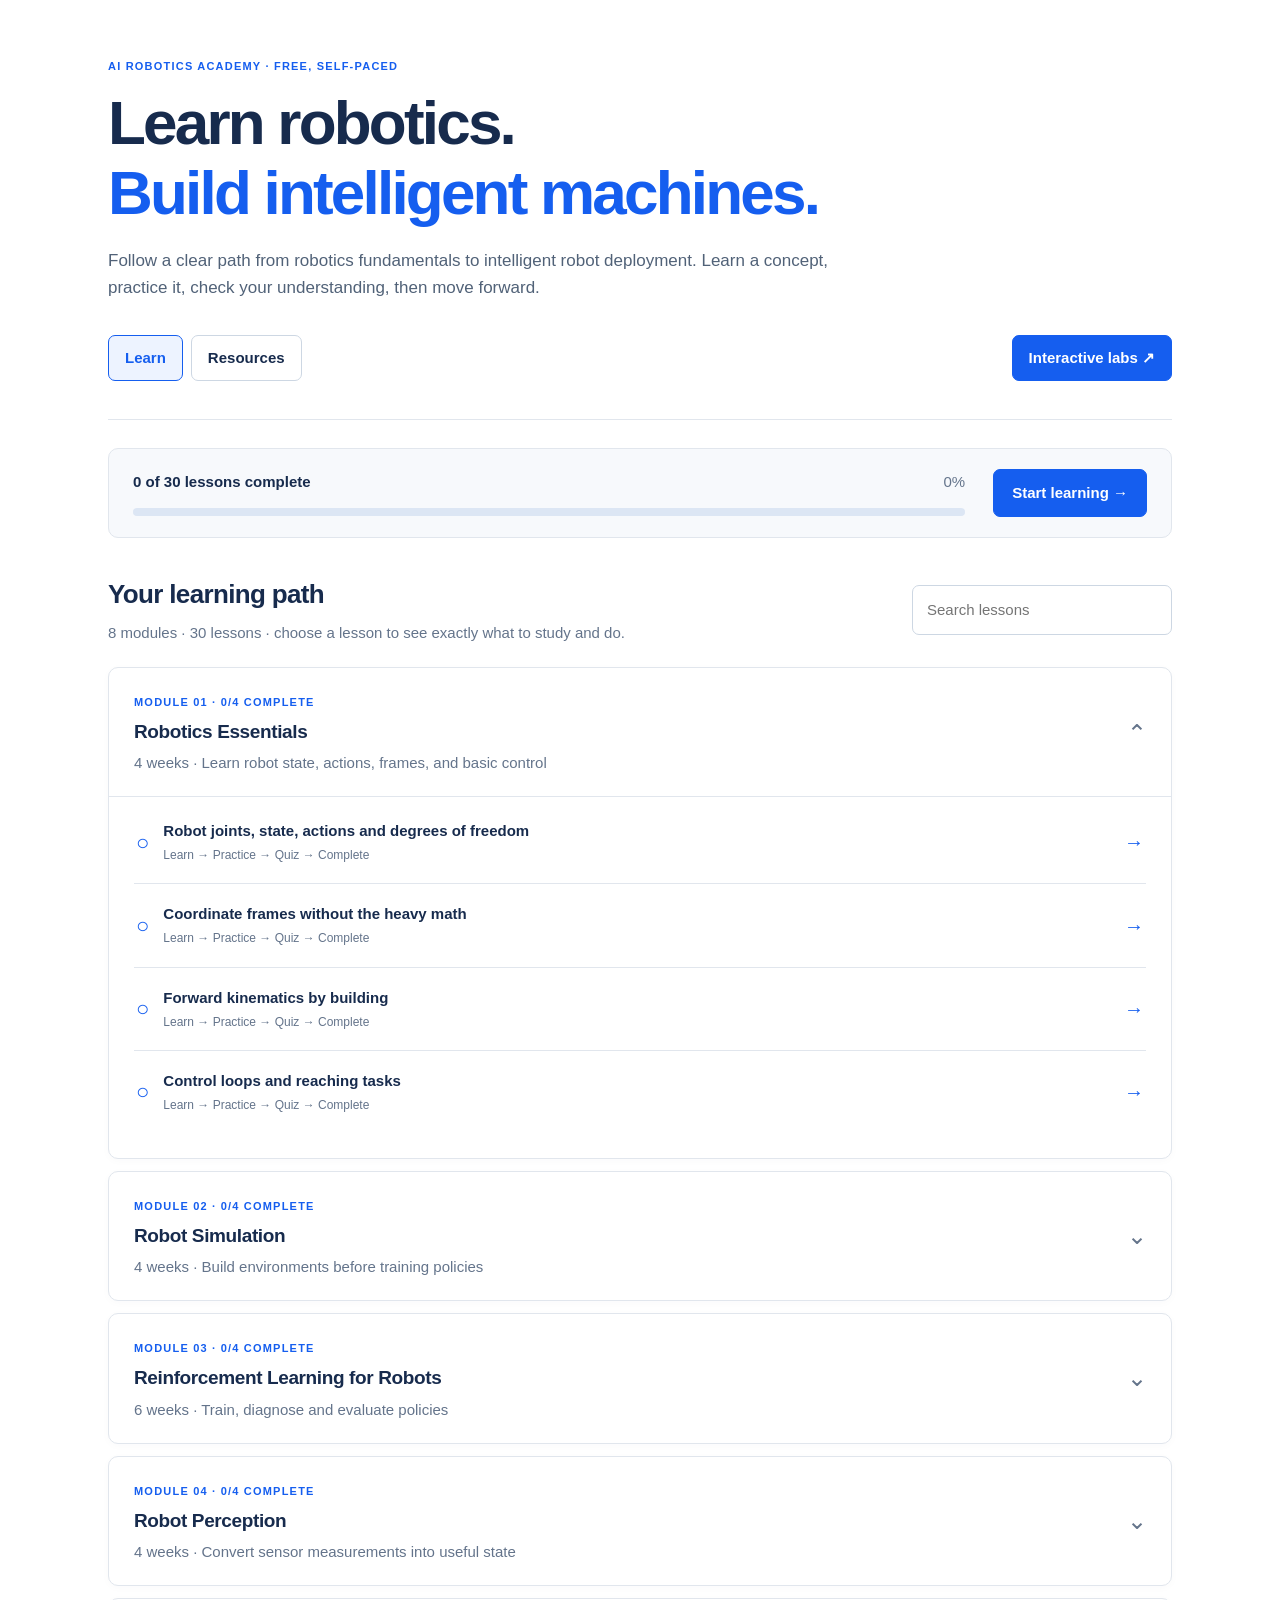
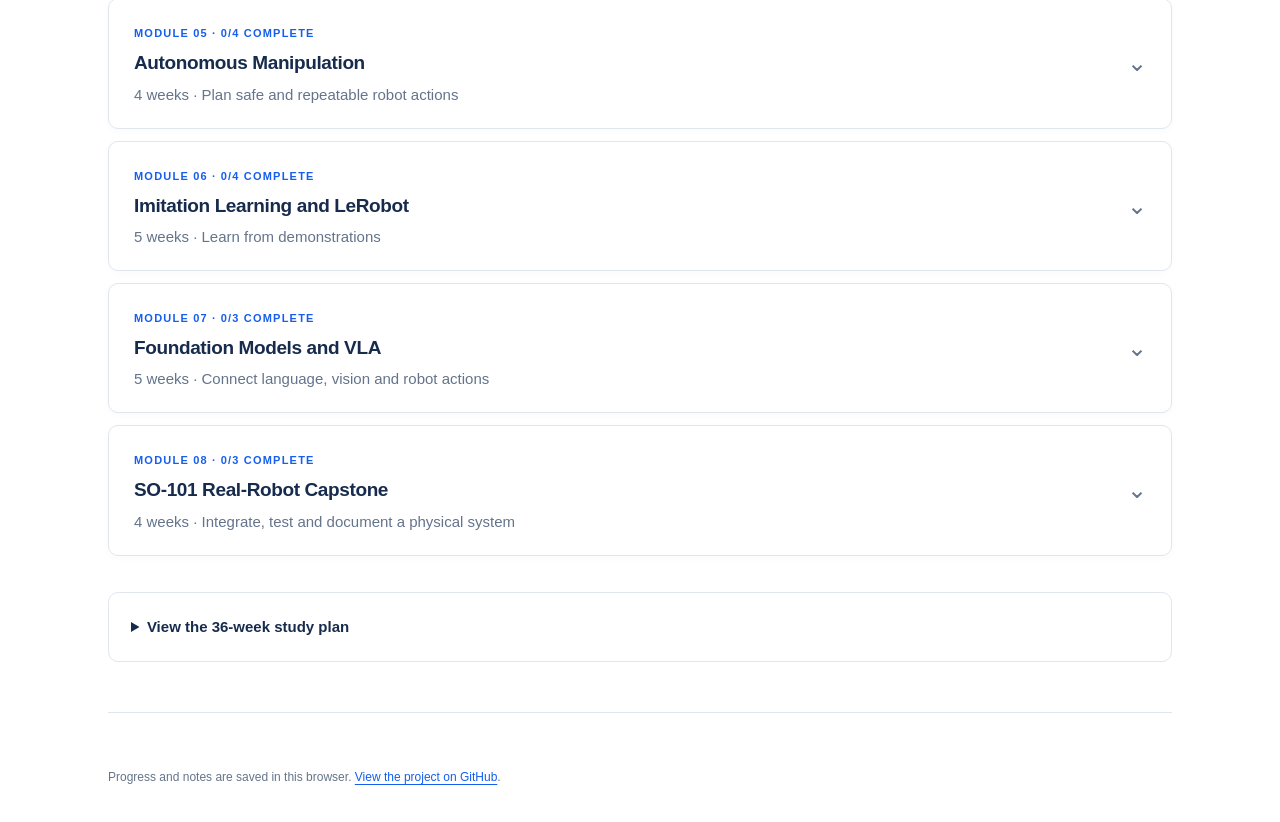
<file: index.html>
<!doctype html><html lang="en"><head><meta charset="utf-8"><meta name="viewport" content="width=device-width,initial-scale=1"><meta name="description" content="A guided, free robotics course with lessons, labs, and a 36-week study plan."><title>AI Robotics Academy | Learn robotics by building</title><link rel="stylesheet" href="style.css"></head><body><main><header id="site-hero"><div class="eyebrow">AI ROBOTICS ACADEMY · FREE, SELF-PACED</div><h1>Learn robotics.<br><span>Build intelligent machines.</span></h1><p>Follow a clear path from robotics fundamentals to intelligent robot deployment. Learn a concept, practice it, check your understanding, then move forward.</p><nav aria-label="Course navigation"><button data-tab="lessons" class="active">Learn</button><button data-tab="resources">Resources</button><a class="labentry" href="labs/">Interactive labs ↗</a></nav></header><section id="course-progress" class="learning-progress" aria-label="Learning progress"><div><strong id="progress-label">0 of 30 lessons complete</strong><span id="progress-percent">0%</span></div><div class="progress-track"><div id="progress-fill"></div></div><button id="continue-learning" class="primary-button">Start learning →</button></section><section id="lessons" class="panel"><div id="catalog-view"><div class="sectionhead"><div><h2>Your learning path</h2><p>8 modules · 30 lessons · choose a lesson to see exactly what to study and do.</p></div><input id="search" type="search" placeholder="Search lessons" aria-label="Search lessons"></div><div id="modules"></div><details class="schedule-details"><summary>View the 36-week study plan</summary><p>Each week includes five suggested study sessions. Select a week to see its activities and jump to the relevant lesson.</p><div id="weeks"></div></details></div><article id="lesson-view" class="hidden" aria-live="polite"></article></section><section id="resources" class="panel hidden"><h2>Learning resources</h2><p>Curated free textbooks, lectures, and documentation used in the lessons.</p><div id="library"></div></section><footer>Progress and notes are saved in this browser. <a href="https://github.com/plasmon360/ai-robotics-academy">View the project on GitHub</a>.</footer></main><script src="course.js"></script><script src="lessons.js"></script><script src="app.js"></script></body></html>
</file>
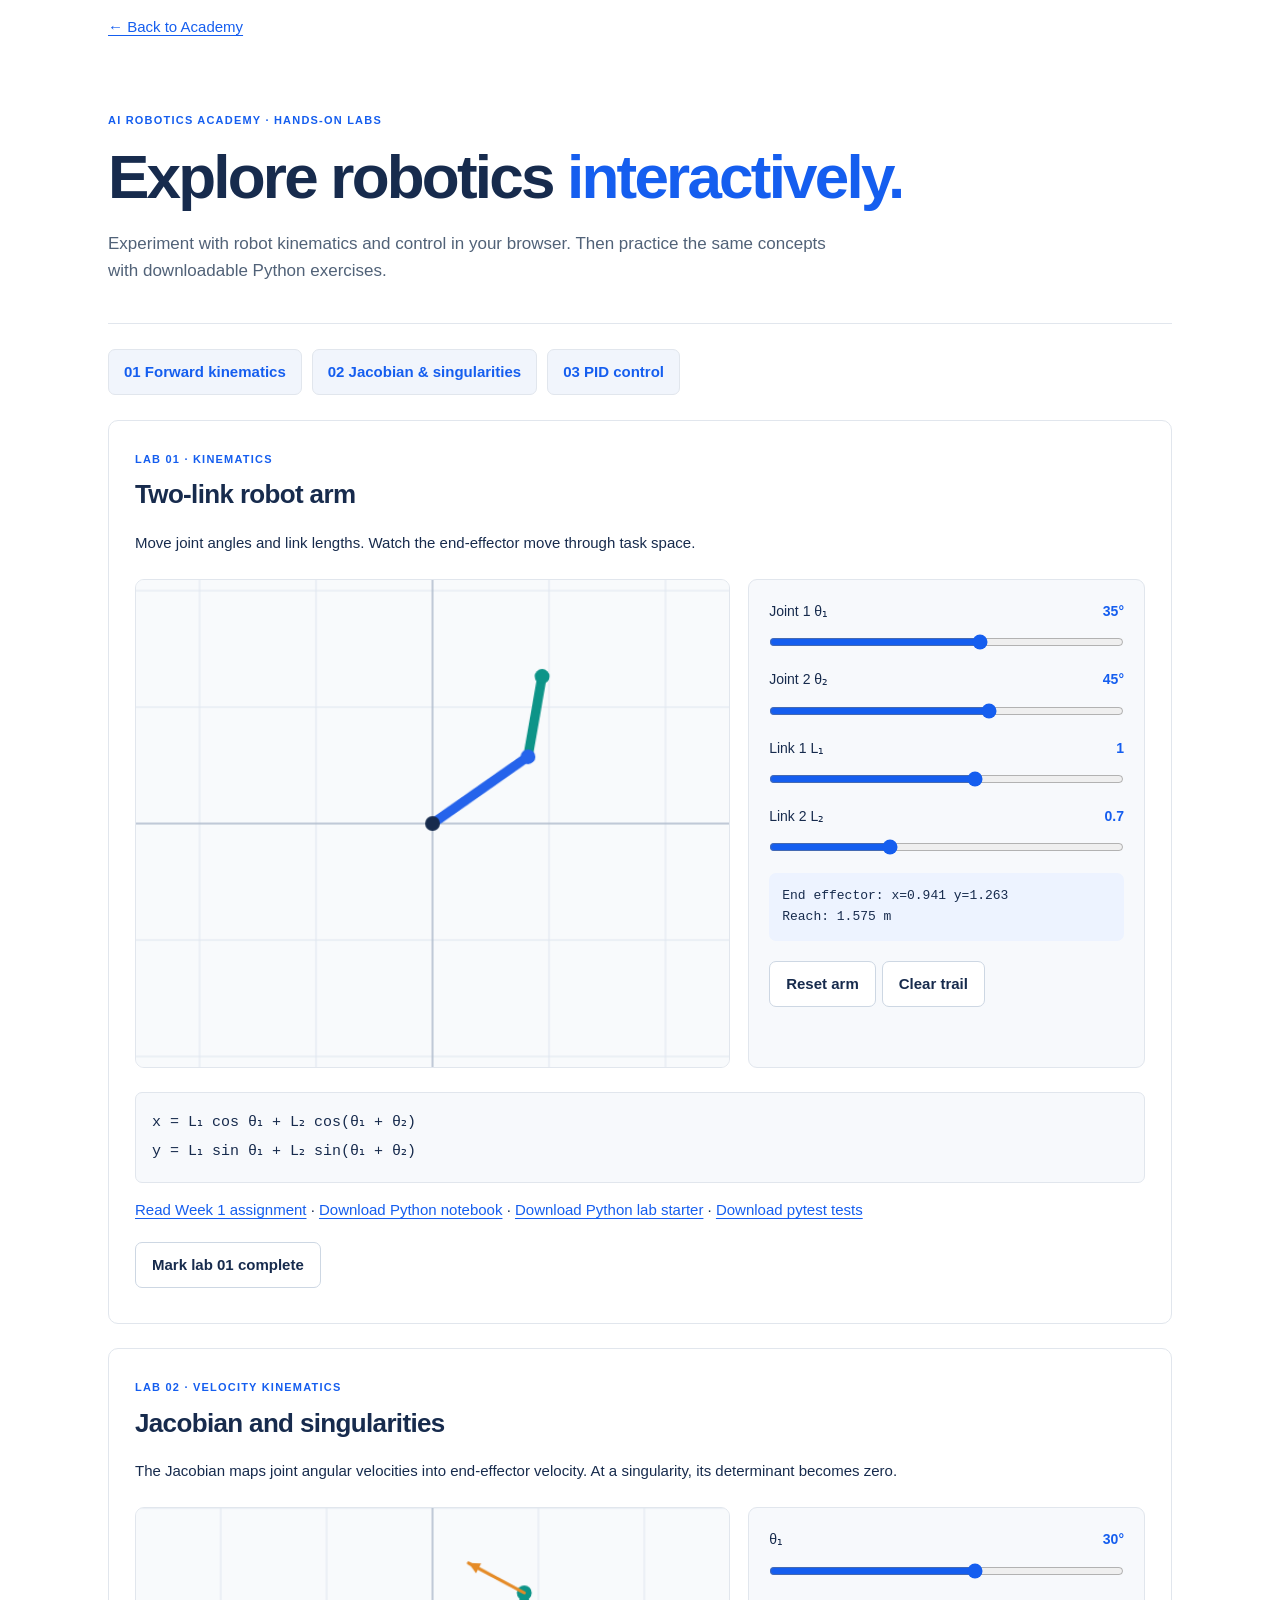
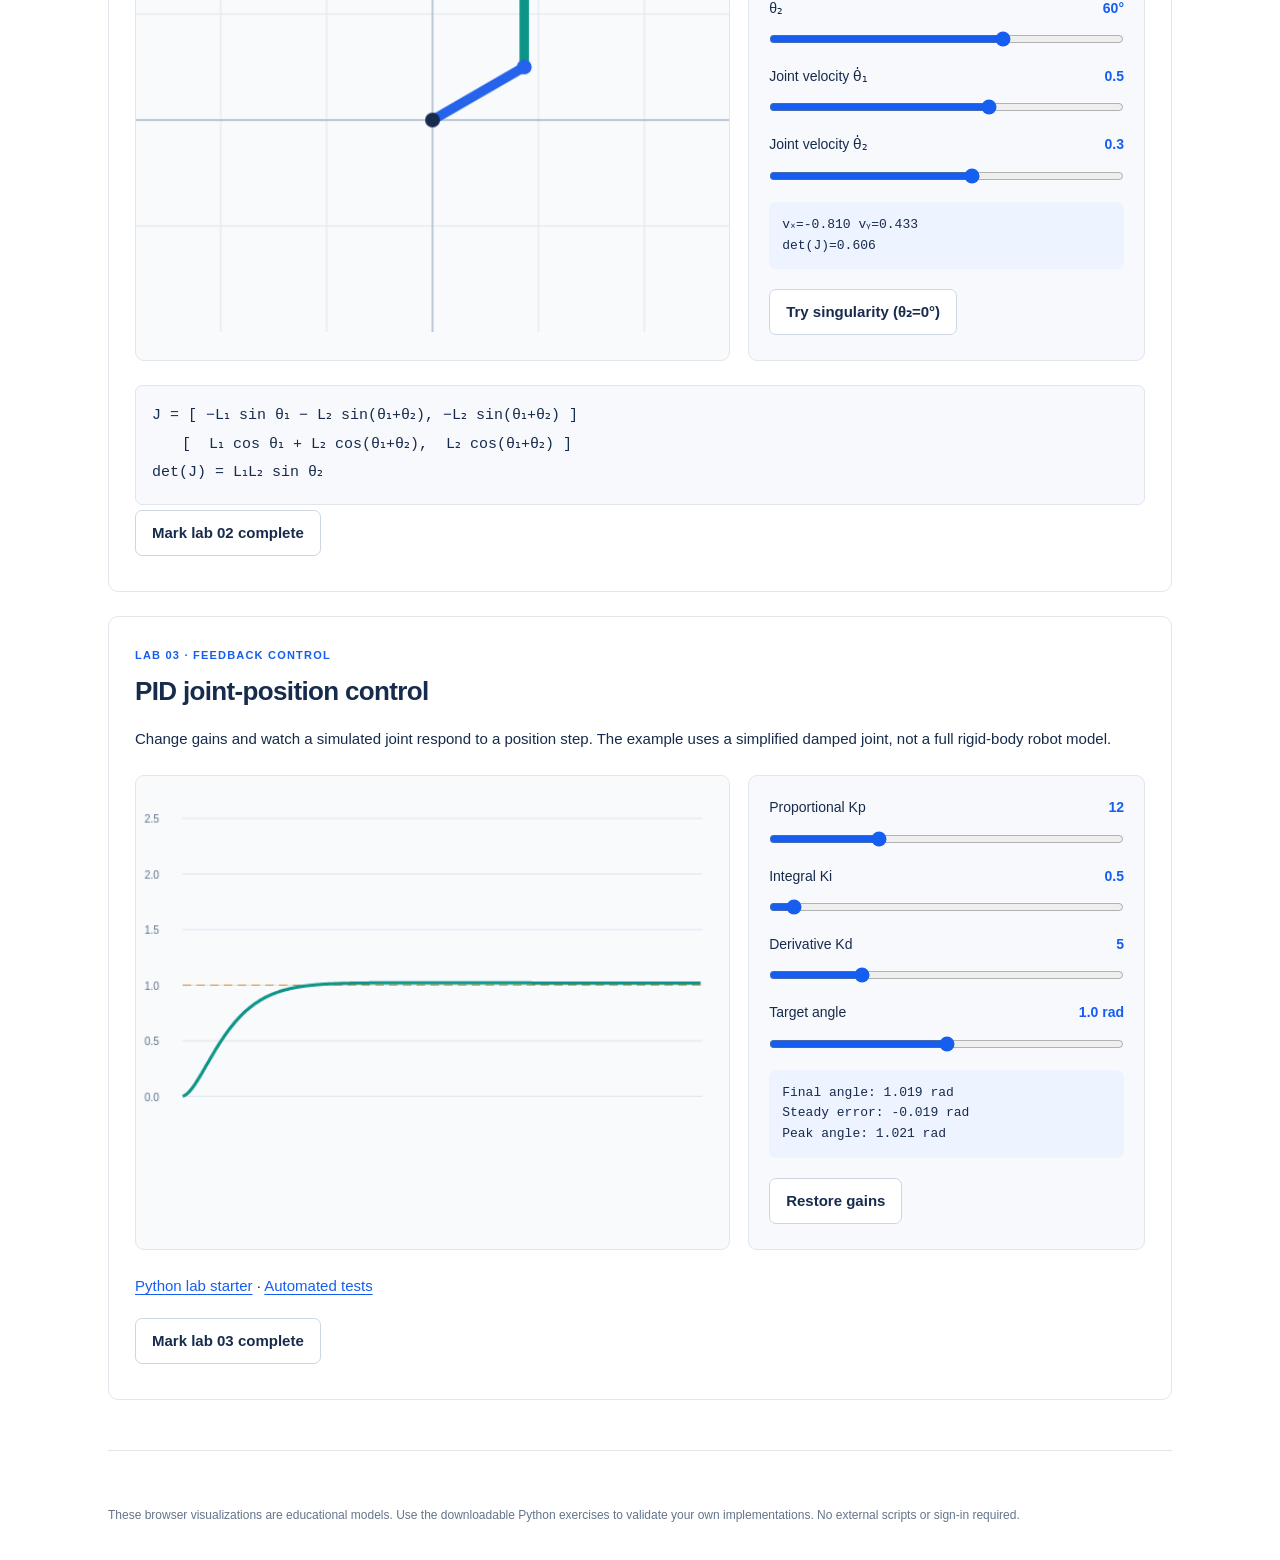
<file: labs/index.html>
<!doctype html><html lang="en"><head><meta charset="utf-8"><meta name="viewport" content="width=device-width,initial-scale=1"><title>Robotics Labs | AI Robotics Academy</title><link rel="stylesheet" href="../style.css"><link rel="stylesheet" href="labs.css"></head><body><main><p><a href="../">← Back to Academy</a></p><header><div class="eyebrow">AI ROBOTICS ACADEMY · HANDS-ON LABS</div><h1>Explore robotics <span>interactively.</span></h1><p>Experiment with robot kinematics and control in your browser. Then practice the same concepts with downloadable Python exercises.</p></header><nav class="labnav"><a href="#fk">01 Forward kinematics</a><a href="#jacobian">02 Jacobian & singularities</a><a href="#pid">03 PID control</a></nav><section class="labsection" id="fk"><div class="eyebrow">LAB 01 · KINEMATICS</div><h2>Two-link robot arm</h2><p>Move joint angles and link lengths. Watch the end-effector move through task space.</p><div class="labgrid"><div class="plot"><canvas id="arm" width="560" height="460" role="img" aria-label="Two-link robot arm visualization"></canvas></div><div class="controls"><label>Joint 1 θ₁ <output id="t1v">35°</output><input id="t1" type="range" min="-180" max="180" value="35"></label><label>Joint 2 θ₂ <output id="t2v">45°</output><input id="t2" type="range" min="-180" max="180" value="45"></label><label>Link 1 L₁ <output id="l1v">1.0</output><input id="l1" type="range" min="0.3" max="1.5" value="1" step="0.1"></label><label>Link 2 L₂ <output id="l2v">0.7</output><input id="l2" type="range" min="0.3" max="1.5" value="0.7" step="0.1"></label><div class="readout" id="fk-readout" aria-live="polite"></div><button id="reset-arm">Reset arm</button><button id="trace-arm">Clear trail</button></div></div><div class="formula">x = L₁ cos θ₁ + L₂ cos(θ₁ + θ₂)<br>y = L₁ sin θ₁ + L₂ sin(θ₁ + θ₂)</div><p><a href="../assignments/week01.md">Read Week 1 assignment</a> · <a href="../notebooks/01_forward_kinematics.ipynb" download>Download Python notebook</a> · <a href="../python_labs/robotics_labs.py" download>Download Python lab starter</a> · <a href="../python_labs/test_robotics_labs.py" download>Download pytest tests</a></p><button data-complete="fk">Mark lab 01 complete</button><span id="fk-status"></span></section><section class="labsection" id="jacobian"><div class="eyebrow">LAB 02 · VELOCITY KINEMATICS</div><h2>Jacobian and singularities</h2><p>The Jacobian maps joint angular velocities into end-effector velocity. At a singularity, its determinant becomes zero.</p><div class="labgrid"><div class="plot"><canvas id="jac" width="560" height="400" role="img" aria-label="Arm configuration and end-effector velocity arrow"></canvas></div><div class="controls"><label>θ₁ <output id="j1v">30°</output><input id="j1" type="range" min="-180" max="180" value="30"></label><label>θ₂ <output id="j2v">60°</output><input id="j2" type="range" min="-180" max="180" value="60"></label><label>Joint velocity θ̇₁ <output id="v1v">0.5</output><input id="v1" type="range" min="-2" max="2" step="0.1" value="0.5"></label><label>Joint velocity θ̇₂ <output id="v2v">0.3</output><input id="v2" type="range" min="-2" max="2" step="0.1" value="0.3"></label><div class="readout" id="jac-readout" aria-live="polite"></div><button id="singularity">Try singularity (θ₂=0°)</button></div></div><div class="formula">J = [ −L₁ sin θ₁ − L₂ sin(θ₁+θ₂), −L₂ sin(θ₁+θ₂) ]<br>  [  L₁ cos θ₁ + L₂ cos(θ₁+θ₂),  L₂ cos(θ₁+θ₂) ]<br>det(J) = L₁L₂ sin θ₂</div><button data-complete="jacobian">Mark lab 02 complete</button><span id="jacobian-status"></span></section><section class="labsection" id="pid"><div class="eyebrow">LAB 03 · FEEDBACK CONTROL</div><h2>PID joint-position control</h2><p>Change gains and watch a simulated joint respond to a position step. The example uses a simplified damped joint, not a full rigid-body robot model.</p><div class="labgrid"><div class="plot"><canvas id="pid-chart" width="560" height="390" role="img" aria-label="PID step response graph"></canvas></div><div class="controls"><label>Proportional Kp <output id="kpv">12</output><input id="kp" type="range" min="0" max="40" step="1" value="12"></label><label>Integral Ki <output id="kiv">0.5</output><input id="ki" type="range" min="0" max="10" step="0.5" value="0.5"></label><label>Derivative Kd <output id="kdv">5</output><input id="kd" type="range" min="0" max="20" step="0.5" value="5"></label><label>Target angle <output id="targetv">1.0 rad</output><input id="target" type="range" min="0.2" max="1.8" step="0.1" value="1"></label><div class="readout" id="pid-readout" aria-live="polite"></div><button id="pid-defaults">Restore gains</button></div></div><p><a href="../python_labs/robotics_labs.py" download>Python lab starter</a> · <a href="../python_labs/test_robotics_labs.py" download>Automated tests</a></p><button data-complete="pid">Mark lab 03 complete</button><span id="pid-status"></span></section><footer>These browser visualizations are educational models. Use the downloadable Python exercises to validate your own implementations. No external scripts or sign-in required.</footer></main><script src="labs.js"></script></body></html>
</file>
<file: style.css>
:root{font-family:Inter,ui-sans-serif,-apple-system,BlinkMacSystemFont,"Segoe UI",sans-serif;color-scheme:light;--bg:#fff;--panel:#fff;--border:#e1e6ed;--muted:#64748b;--mint:#155eef;--ink:#172b4d;--soft:#f7f9fc}*{box-sizing:border-box}html{scroll-behavior:smooth}body{margin:0;background:var(--bg);color:var(--ink);line-height:1.6;font-size:15px}main{max-width:1120px;margin:auto;padding:0 28px}a{color:var(--mint);text-underline-offset:3px}a:hover{text-decoration-thickness:2px}header{padding:58px 0 38px;border-bottom:1px solid var(--border)}h1{font-size:clamp(38px,5.3vw,62px);line-height:1.14;letter-spacing:-.045em;margin:12px 0 18px;font-weight:750;max-width:820px}h1 span{color:var(--mint)}header p{max-width:750px;color:#516278;font-size:17px;margin:0}.eyebrow{font-size:11px;font-weight:800;letter-spacing:.11em;color:var(--mint);text-transform:uppercase}nav{display:flex;align-items:center;gap:8px;flex-wrap:wrap;margin-top:34px}button,nav button{font:inherit;background:#fff;border:1px solid #cdd7e3;border-radius:7px;color:var(--ink);padding:10px 16px;cursor:pointer;font-weight:600}button:hover,nav button.active{background:#edf3ff;border-color:#155eef;color:#155eef}button:focus-visible,a:focus-visible,summary:focus-visible,input:focus-visible,textarea:focus-visible{outline:3px solid #93bbff;outline-offset:2px}.labentry{display:inline-flex;align-items:center;background:#155eef;color:#fff;text-decoration:none;border:1px solid #155eef;border-radius:7px;padding:10px 16px;font-weight:650;margin-left:auto}.labentry:hover{background:#104bc2;color:#fff}.dashboard{display:grid;grid-template-columns:repeat(4,1fr);gap:0;margin:30px 0;padding:22px 0;border-top:1px solid var(--border);border-bottom:1px solid var(--border)}.dashboard>div{padding:0 25px;border-right:1px solid var(--border)}.dashboard>div:first-child{padding-left:0}.dashboard>div:last-child{border:0}.dashboard strong{font-size:24px;font-weight:750;display:block;line-height:1.25}.dashboard small,.muted,.sectionhead p{color:var(--muted)}.dashboard small{font-size:12px}.panel{margin-top:34px}.hidden{display:none}.sectionhead{display:flex;align-items:center;justify-content:space-between;gap:16px;margin-bottom:22px}.sectionhead p{margin:5px 0 0}h2{font-size:26px;letter-spacing:-.025em;margin:0}input[type=search]{background:#fff;border:1px solid #cdd7e3;border-radius:7px;color:var(--ink);padding:12px 14px;min-width:260px;font:inherit}.module{background:#fff;border:1px solid var(--border);border-radius:10px;margin:12px 0;overflow:hidden;box-shadow:0 2px 8px rgba(20,40,80,.025)}.module>summary{padding:21px 25px;cursor:pointer;list-style:none;position:relative;padding-right:50px}.module>summary::-webkit-details-marker{display:none}.module>summary:after{content:'⌄';position:absolute;right:24px;top:35%;color:#64748b;font-size:24px}.module[open]>summary:after{transform:rotate(180deg)}.module h3{margin:4px 0;font-size:19px;letter-spacing:-.02em}.modulebody{padding:4px 25px 25px;border-top:1px solid var(--border)}.lesson{border-bottom:1px solid var(--border)}.lesson:last-child{border-bottom:0}.lesson>summary{padding:16px 4px;cursor:pointer;font-weight:620}.lesson summary small{display:block;color:var(--muted);font-weight:400;margin-left:27px;font-size:12px}.checkmark{color:var(--mint);display:inline-block;width:22px}.lessonbody{padding:4px 10px 25px 27px}.lessonbody h4{margin:21px 0 7px;font-size:14px}.lessonbody p{margin:7px 0;color:#4c5d70}.lessonbody ol{padding-left:21px}.lessonbody li{margin:5px 0}.lab,.quiz{padding:18px;background:#f7faff;border:1px solid #dce7fa;border-radius:8px;margin:16px 0}.quiz{background:#fafbfc;border-color:var(--border)}.option{display:block;margin:9px 0}.result{margin-left:12px;color:#176c46}.noteslabel{display:block;margin-top:20px}.noteslabel textarea{display:block;width:100%;min-height:95px;margin-top:7px;background:#fff;color:var(--ink);border:1px solid #cdd7e3;border-radius:7px;padding:12px;font:inherit}.complete{display:block;margin-top:15px;font-weight:700}.weekday{padding:14px 0;border-bottom:1px solid var(--border)}.weekday p{color:var(--muted);margin:5px 0 5px 25px}.weekday div{margin-left:25px}.resource{padding:13px 0;border-bottom:1px solid var(--border)}input[type=checkbox],input[type=radio],input[type=range]{accent-color:var(--mint)}footer{padding:55px 0 35px;margin-top:50px;border-top:1px solid var(--border);color:var(--muted);font-size:12px}@media(max-width:700px){main{padding:0 18px}header{padding:38px 0 25px}.dashboard{grid-template-columns:repeat(2,1fr);row-gap:20px}.dashboard>div{padding:0 12px}.dashboard>div:nth-child(2){border:0}.dashboard>div:nth-child(3){padding-left:0}.sectionhead{display:block}input[type=search]{width:100%;margin-top:12px}.module>summary{padding:17px}.modulebody{padding:8px 15px 20px}.labentry{margin-left:0}}
/* Guided learning experience */
.learning-progress{position:relative;margin:28px 0 36px;padding:20px 24px;background:#f7f9fc;border:1px solid var(--border);border-radius:10px;display:grid;grid-template-columns:1fr auto;gap:12px 28px;align-items:center}.learning-progress>div:first-child{display:flex;justify-content:space-between;gap:20px;grid-column:1}.learning-progress strong{font-size:15px}.learning-progress span{color:var(--muted)}.progress-track{height:8px;background:#dce6f4;border-radius:99px;overflow:hidden;grid-column:1}.progress-track>div{height:100%;background:#155eef;width:0;transition:width .2s}.learning-progress>.primary-button{grid-column:2;grid-row:1/3}.primary-button{background:#155eef;color:white;border:1px solid #155eef;border-radius:7px;padding:11px 18px;font-weight:700}.primary-button:hover{background:#104bc2;color:#fff}.lesson-row{display:flex;align-items:center;gap:14px;width:100%;padding:18px 2px;text-align:left;border:0;border-bottom:1px solid var(--border);border-radius:0;background:#fff;font-weight:400}.lesson-row:last-child{border:0}.lesson-row:hover{background:#f7f9fc;color:var(--ink)}.lesson-row>span:nth-child(2){flex:1}.lesson-row strong{display:block;font-size:15px;font-weight:650}.lesson-row small{display:block;color:var(--muted);font-size:12px;margin-top:3px}.lesson-row-status{font-size:22px;color:#155eef}.lesson-row-arrow{font-size:20px;color:#155eef}.schedule-details{margin-top:36px;padding:22px;border:1px solid var(--border);border-radius:10px}.schedule-details>summary{cursor:pointer;font-weight:700}.schedule-details>p{color:var(--muted)}.schedule-details .modulebody button{margin:4px}.back-button{border:0;padding:8px 0;color:#155eef;background:transparent}.lesson-heading{padding:24px 0 28px;border-bottom:1px solid var(--border)}.lesson-heading h2{font-size:clamp(27px,3.5vw,40px);margin:10px 0}.lesson-heading p{color:var(--muted)}.lesson-meta{font-size:13px;color:var(--muted)}.lesson-step{display:grid;grid-template-columns:50px 1fr;gap:14px;padding:30px 0;border-bottom:1px solid var(--border)}.step-number{color:#155eef;font-size:13px;font-weight:800;letter-spacing:.05em;padding-top:4px}.lesson-step h3{font-size:21px;margin:0 0 10px}.lesson-step p{color:#4c5d70}.lesson-step>div{max-width:850px}.step-hint{font-weight:650}.resource-links{display:grid;grid-template-columns:1fr 1fr;gap:12px;margin:18px 0}.resource-links>div{background:#f7f9fc;border:1px solid var(--border);padding:15px;border-radius:8px}.lesson-step li{margin:9px 0}.task-check{display:block;margin-top:18px;font-weight:650}.lesson-next{display:flex;justify-content:space-between;gap:12px;margin:30px 0 45px}.lesson-next button:disabled{opacity:.35;cursor:not-allowed}@media(max-width:700px){.learning-progress{grid-template-columns:1fr}.learning-progress>.primary-button{grid-column:1;grid-row:3}.resource-links{grid-template-columns:1fr}.lesson-step{grid-template-columns:32px 1fr;gap:9px}.lesson-next{flex-wrap:wrap}}

/* Lesson workspace: keep site identity, remove homepage hero and duplicate CTA */
body.in-lesson #site-hero{padding:15px 0 16px;border-bottom:1px solid var(--border);display:flex;align-items:center;justify-content:space-between;gap:20px}body.in-lesson #site-hero .eyebrow{font-size:13px;letter-spacing:.035em;color:var(--ink)}body.in-lesson #site-hero h1,body.in-lesson #site-hero>p,body.in-lesson #course-progress{display:none}body.in-lesson #site-hero nav{margin:0;gap:6px}body.in-lesson #site-hero nav button{border:0;background:transparent;padding:8px 12px}body.in-lesson #site-hero nav button.active{color:var(--mint)}body.in-lesson #site-hero .labentry{background:transparent;border:1px solid var(--border);color:var(--ink);padding:8px 12px;font-weight:600}body.in-lesson .panel{margin-top:20px}body.in-lesson .lesson-heading{padding-top:14px}body.in-lesson .lesson-heading h2{margin-top:8px}body.in-lesson .back-button{padding:8px 0;font-size:13px}body.in-lesson footer{margin-top:25px}@media(max-width:700px){body.in-lesson #site-hero{align-items:flex-start;flex-direction:column;gap:5px}body.in-lesson #site-hero nav{flex-wrap:wrap}}

.watch-resource{background:#eef4ff;border:1px solid #cbdcff;padding:16px 18px;border-radius:9px;margin:14px 0 18px}.watch-resource p{margin:8px 0}.watch-resource p a{font-weight:700}.watch-resource small{color:#58697d;display:block;line-height:1.5}

.lesson-roadmap{margin:18px 0;padding:18px 20px;border:1px solid #dbe4f0;border-radius:12px;background:#f8fbff}.lesson-roadmap h4{font-size:1rem;margin:0 0 16px}.roadmap-item{display:flex;gap:13px;padding:14px 0;border-top:1px solid #e4ebf4}.roadmap-item>div{min-width:0}.roadmap-item p{margin:6px 0 10px;line-height:1.55}.roadmap-index{display:grid;place-items:center;flex:0 0 27px;height:27px;border-radius:50%;background:#dceafe;color:#17498a;font-weight:700}.resource-cta{display:inline-block;background:#174ea6;color:white!important;text-decoration:none;padding:9px 13px;border-radius:7px;font-weight:600;margin:4px 0 7px}.roadmap-item small{display:block;color:#56677c;line-height:1.6}.resource-warning{color:#935a14}
</file>
<file: labs/labs.css>
.labnav{display:flex;gap:10px;flex-wrap:wrap;margin:25px 0}.labnav a{background:#f1f5fc;padding:10px 15px;border:1px solid #e1e6ed;border-radius:7px;text-decoration:none;font-weight:600}.labsection{padding:30px 26px;margin:24px 0;background:#fff;border:1px solid #e1e6ed;border-radius:10px}.labsection h2{margin:6px 0}.labgrid{display:grid;grid-template-columns:minmax(0,1.5fr) minmax(260px,1fr);gap:18px;margin:24px 0}.plot{background:#f8fafc;border:1px solid #e1e6ed;border-radius:9px;overflow:hidden}.plot canvas{width:100%;height:auto;display:block}.controls{background:#f7f9fc;padding:20px;border:1px solid #e1e6ed;border-radius:9px}.controls label{display:block;margin-bottom:18px;font-size:14px}.controls label output{float:right;color:#155eef;font-weight:700}.controls input[type=range]{display:block;width:100%;margin:12px 0;accent-color:#155eef}.readout{padding:13px;background:#edf3ff;border-radius:7px;margin-bottom:15px;font-family:ui-monospace,monospace;white-space:pre-line;font-size:13px;color:#172b4d}.formula{background:#f7f9fc;padding:16px;overflow-x:auto;border:1px solid #e1e6ed;border-radius:7px;font-family:ui-monospace,monospace;white-space:pre;line-height:1.9}.labsection button{margin:5px 6px 5px 0}.labsection span[id$="-status"]{color:#176c46}@media(max-width:760px){.labgrid{grid-template-columns:1fr}.labsection{padding:22px 14px}}
</file>
